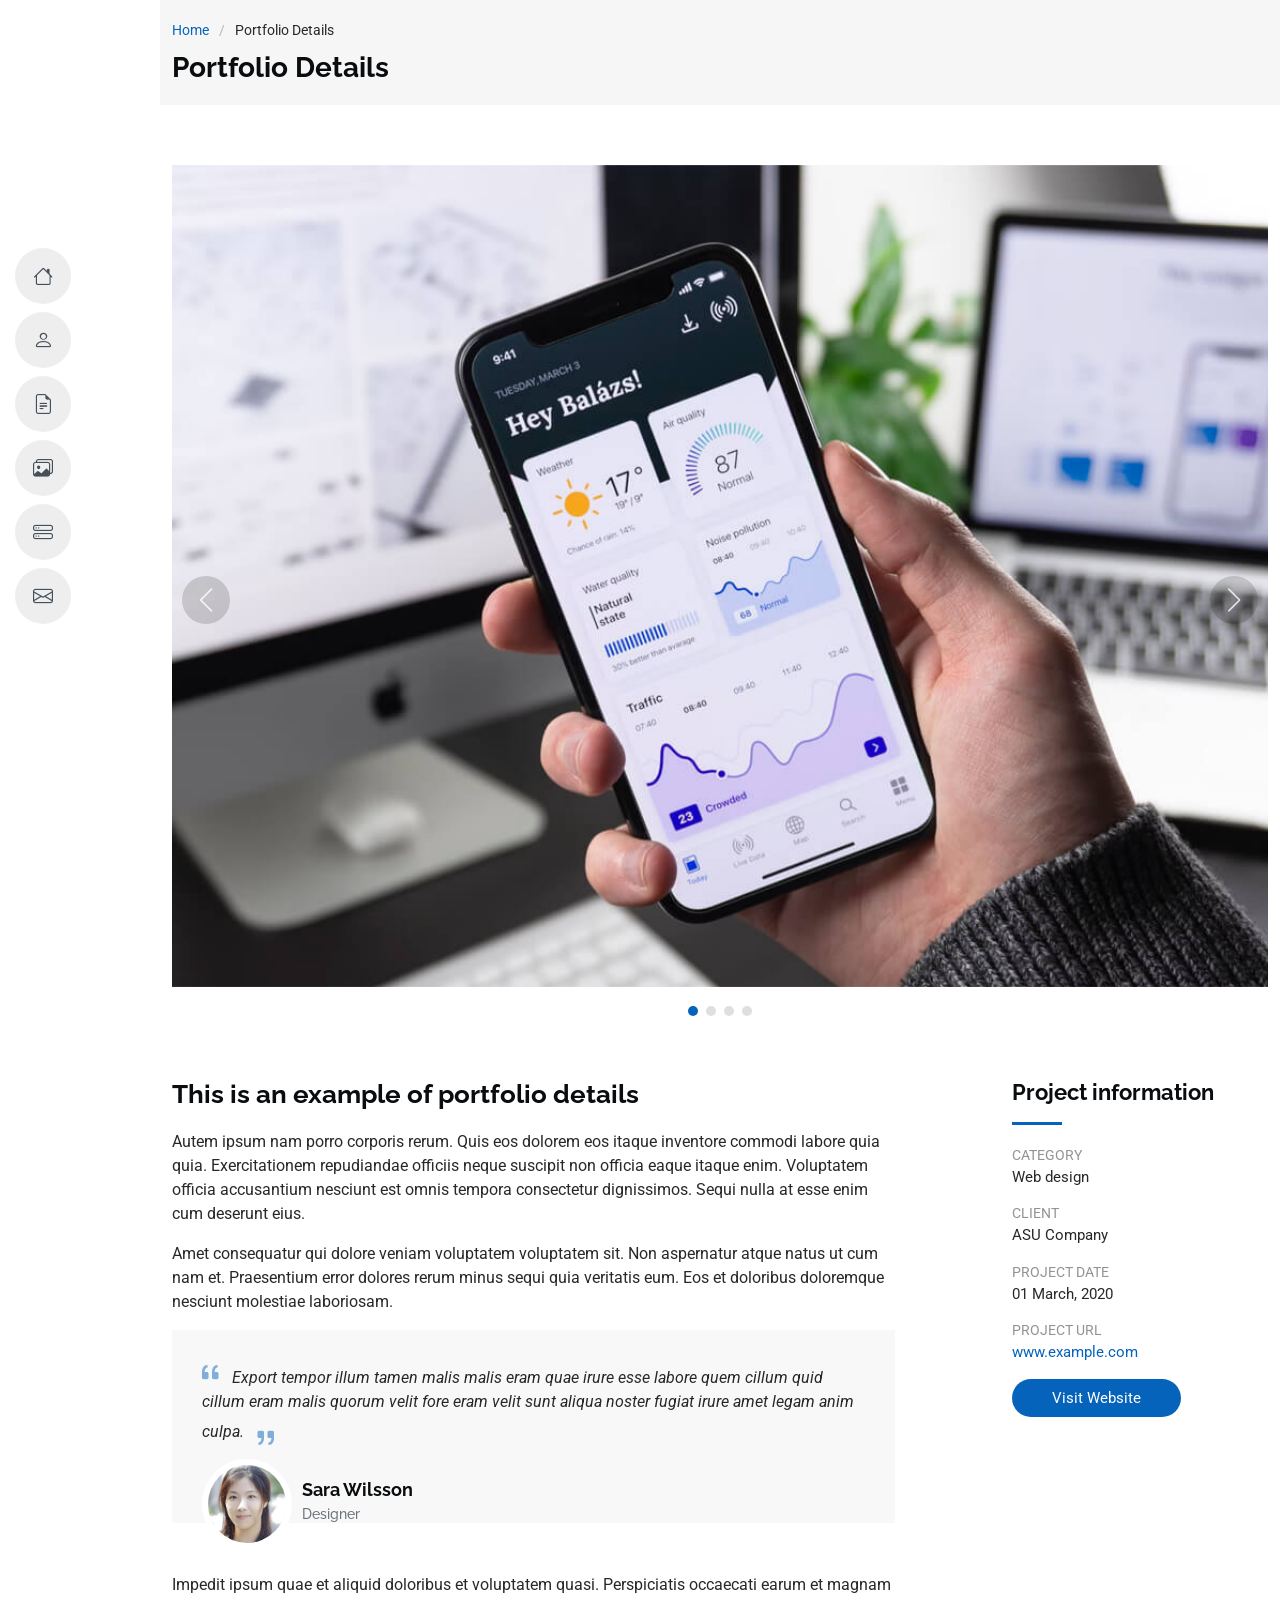
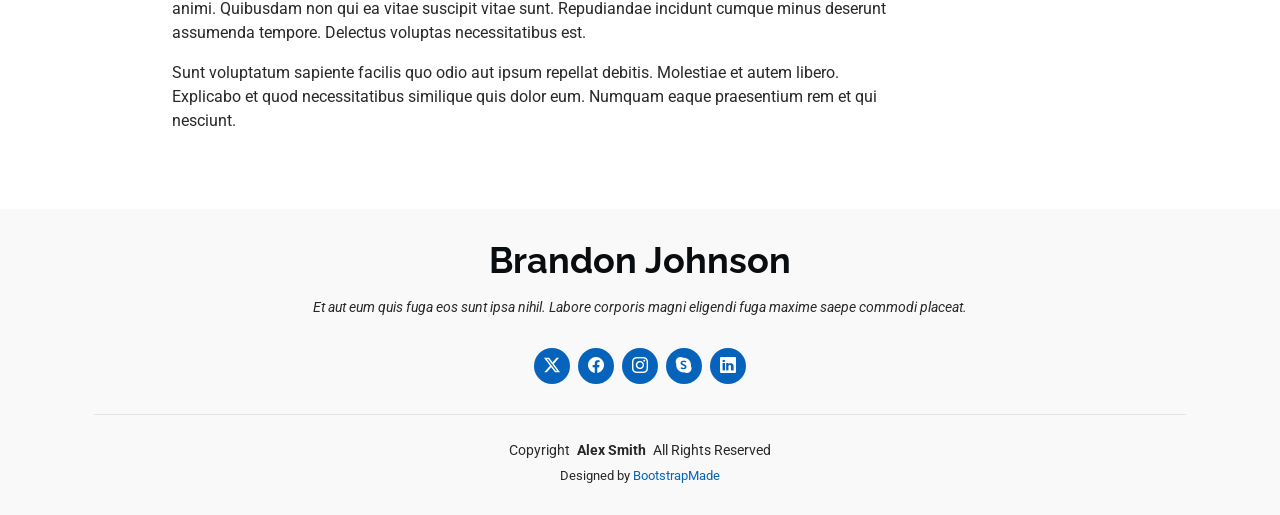
<file: portfolio-details.html>
<!DOCTYPE html>
<html lang="en">

<head>
  <meta charset="utf-8">
  <meta content="width=device-width, initial-scale=1.0" name="viewport">
  <title>Portfolio Details - MyResume Bootstrap Template</title>
  <meta content="" name="description">
  <meta content="" name="keywords">

  <!-- Favicons -->
  <link href="assets/img/favicon.png" rel="icon">
  <link href="assets/img/apple-touch-icon.png" rel="apple-touch-icon">

  <!-- Fonts -->
  <link href="https://fonts.googleapis.com" rel="preconnect">
  <link href="https://fonts.gstatic.com" rel="preconnect" crossorigin>
  <link href="https://fonts.googleapis.com/css2?family=Roboto:ital,wght@0,100;0,300;0,400;0,500;0,700;0,900;1,100;1,300;1,400;1,500;1,700;1,900&family=Poppins:ital,wght@0,100;0,200;0,300;0,400;0,500;0,600;0,700;0,800;0,900;1,100;1,200;1,300;1,400;1,500;1,600;1,700;1,800;1,900&family=Raleway:ital,wght@0,100;0,200;0,300;0,400;0,500;0,600;0,700;0,800;0,900;1,100;1,200;1,300;1,400;1,500;1,600;1,700;1,800;1,900&display=swap" rel="stylesheet">

  <!-- Vendor CSS Files -->
  <link href="assets/vendor/bootstrap/css/bootstrap.min.css" rel="stylesheet">
  <link href="assets/vendor/bootstrap-icons/bootstrap-icons.css" rel="stylesheet">
  <link href="assets/vendor/aos/aos.css" rel="stylesheet">
  <link href="assets/vendor/glightbox/css/glightbox.min.css" rel="stylesheet">
  <link href="assets/vendor/swiper/swiper-bundle.min.css" rel="stylesheet">

  <!-- Main CSS File -->
  <link href="assets/css/main.css" rel="stylesheet">

  <!-- =======================================================
  * Template Name: MyResume
  * Template URL: https://bootstrapmade.com/free-html-bootstrap-template-my-resume/
  * Updated: Jun 29 2024 with Bootstrap v5.3.3
  * Author: BootstrapMade.com
  * License: https://bootstrapmade.com/license/
  ======================================================== -->
</head>

<body class="portfolio-details-page">

  <header id="header" class="header d-flex flex-column justify-content-center">

    <i class="header-toggle d-xl-none bi bi-list"></i>

    <nav id="navmenu" class="navmenu">
      <ul>
        <li><a href="#hero"><i class="bi bi-house navicon"></i><span>Home</span></a></li>
        <li><a href="#about"><i class="bi bi-person navicon"></i><span>About</span></a></li>
        <li><a href="#resume"><i class="bi bi-file-earmark-text navicon"></i><span>Resume</span></a></li>
        <li><a href="#portfolio"><i class="bi bi-images navicon"></i><span>Portfolio</span></a></li>
        <li><a href="#services"><i class="bi bi-hdd-stack navicon"></i><span>Services</span></a></li>
        <li><a href="#contact"><i class="bi bi-envelope navicon"></i><span>Contact</span></a></li>
      </ul>
    </nav>

  </header>

  <main class="main">

    <!-- Page Title -->
    <div class="page-title" data-aos="fade">
      <div class="container">
        <nav class="breadcrumbs">
          <ol>
            <li><a href="index.html">Home</a></li>
            <li class="current">Portfolio Details</li>
          </ol>
        </nav>
        <h1>Portfolio Details</h1>
      </div>
    </div><!-- End Page Title -->

    <!-- Portfolio Details Section -->
    <section id="portfolio-details" class="portfolio-details section">

      <div class="container" data-aos="fade-up">

        <div class="portfolio-details-slider swiper init-swiper">
          <script type="application/json" class="swiper-config">
            {
              "loop": true,
              "speed": 600,
              "autoplay": {
                "delay": 5000
              },
              "slidesPerView": "auto",
              "navigation": {
                "nextEl": ".swiper-button-next",
                "prevEl": ".swiper-button-prev"
              },
              "pagination": {
                "el": ".swiper-pagination",
                "type": "bullets",
                "clickable": true
              }
            }
          </script>
          <div class="swiper-wrapper align-items-center">

            <div class="swiper-slide">
              <img src="assets/img/portfolio/app-1.jpg" alt="">
            </div>

            <div class="swiper-slide">
              <img src="assets/img/portfolio/product-1.jpg" alt="">
            </div>

            <div class="swiper-slide">
              <img src="assets/img/portfolio/branding-1.jpg" alt="">
            </div>

            <div class="swiper-slide">
              <img src="assets/img/portfolio/books-1.jpg" alt="">
            </div>

          </div>
          <div class="swiper-button-prev"></div>
          <div class="swiper-button-next"></div>
          <div class="swiper-pagination"></div>
        </div>

        <div class="row justify-content-between gy-4 mt-4">

          <div class="col-lg-8" data-aos="fade-up">
            <div class="portfolio-description">
              <h2>This is an example of portfolio details</h2>
              <p>
                Autem ipsum nam porro corporis rerum. Quis eos dolorem eos itaque inventore commodi labore quia quia. Exercitationem repudiandae officiis neque suscipit non officia eaque itaque enim. Voluptatem officia accusantium nesciunt est omnis tempora consectetur dignissimos. Sequi nulla at esse enim cum deserunt eius.
              </p>
              <p>
                Amet consequatur qui dolore veniam voluptatem voluptatem sit. Non aspernatur atque natus ut cum nam et. Praesentium error dolores rerum minus sequi quia veritatis eum. Eos et doloribus doloremque nesciunt molestiae laboriosam.
              </p>

              <div class="testimonial-item">
                <p>
                  <i class="bi bi-quote quote-icon-left"></i>
                  <span>Export tempor illum tamen malis malis eram quae irure esse labore quem cillum quid cillum eram malis quorum velit fore eram velit sunt aliqua noster fugiat irure amet legam anim culpa.</span>
                  <i class="bi bi-quote quote-icon-right"></i>
                </p>
                <div>
                  <img src="assets/img/testimonials/testimonials-2.jpg" class="testimonial-img" alt="">
                  <h3>Sara Wilsson</h3>
                  <h4>Designer</h4>
                </div>
              </div>

              <p>
                Impedit ipsum quae et aliquid doloribus et voluptatem quasi. Perspiciatis occaecati earum et magnam animi. Quibusdam non qui ea vitae suscipit vitae sunt. Repudiandae incidunt cumque minus deserunt assumenda tempore. Delectus voluptas necessitatibus est.
              </p>

              <p>
                Sunt voluptatum sapiente facilis quo odio aut ipsum repellat debitis. Molestiae et autem libero. Explicabo et quod necessitatibus similique quis dolor eum. Numquam eaque praesentium rem et qui nesciunt.
              </p>

            </div>
          </div>

          <div class="col-lg-3" data-aos="fade-up" data-aos-delay="100">
            <div class="portfolio-info">
              <h3>Project information</h3>
              <ul>
                <li><strong>Category</strong> Web design</li>
                <li><strong>Client</strong> ASU Company</li>
                <li><strong>Project date</strong> 01 March, 2020</li>
                <li><strong>Project URL</strong> <a href="#">www.example.com</a></li>
                <li><a href="#" class="btn-visit align-self-start">Visit Website</a></li>
              </ul>
            </div>
          </div>

        </div>

      </div>

    </section><!-- /Portfolio Details Section -->

  </main>

  <footer id="footer" class="footer position-relative light-background">
    <div class="container">
      <h3 class="sitename">Brandon Johnson</h3>
      <p>Et aut eum quis fuga eos sunt ipsa nihil. Labore corporis magni eligendi fuga maxime saepe commodi placeat.</p>
      <div class="social-links d-flex justify-content-center">
        <a href=""><i class="bi bi-twitter-x"></i></a>
        <a href=""><i class="bi bi-facebook"></i></a>
        <a href=""><i class="bi bi-instagram"></i></a>
        <a href=""><i class="bi bi-skype"></i></a>
        <a href=""><i class="bi bi-linkedin"></i></a>
      </div>
      <div class="container">
        <div class="copyright">
          <span>Copyright</span> <strong class="px-1 sitename">Alex Smith</strong> <span>All Rights Reserved</span>
        </div>
        <div class="credits">
          <!-- All the links in the footer should remain intact. -->
          <!-- You can delete the links only if you've purchased the pro version. -->
          <!-- Licensing information: https://bootstrapmade.com/license/ -->
          <!-- Purchase the pro version with working PHP/AJAX contact form: [buy-url] -->
          Designed by <a href="https://bootstrapmade.com/">BootstrapMade</a>
        </div>
      </div>
    </div>
  </footer>

  <!-- Scroll Top -->
  <a href="#" id="scroll-top" class="scroll-top d-flex align-items-center justify-content-center"><i class="bi bi-arrow-up-short"></i></a>

  <!-- Preloader -->
  <div id="preloader"></div>

  <!-- Vendor JS Files -->
  <script src="assets/vendor/bootstrap/js/bootstrap.bundle.min.js"></script>
  <script src="assets/vendor/php-email-form/validate.js"></script>
  <script src="assets/vendor/aos/aos.js"></script>
  <script src="assets/vendor/typed.js/typed.umd.js"></script>
  <script src="assets/vendor/purecounter/purecounter_vanilla.js"></script>
  <script src="assets/vendor/waypoints/noframework.waypoints.js"></script>
  <script src="assets/vendor/glightbox/js/glightbox.min.js"></script>
  <script src="assets/vendor/imagesloaded/imagesloaded.pkgd.min.js"></script>
  <script src="assets/vendor/isotope-layout/isotope.pkgd.min.js"></script>
  <script src="assets/vendor/swiper/swiper-bundle.min.js"></script>

  <!-- Main JS File -->
  <script src="assets/js/main.js"></script>

</body>

</html>
</file>
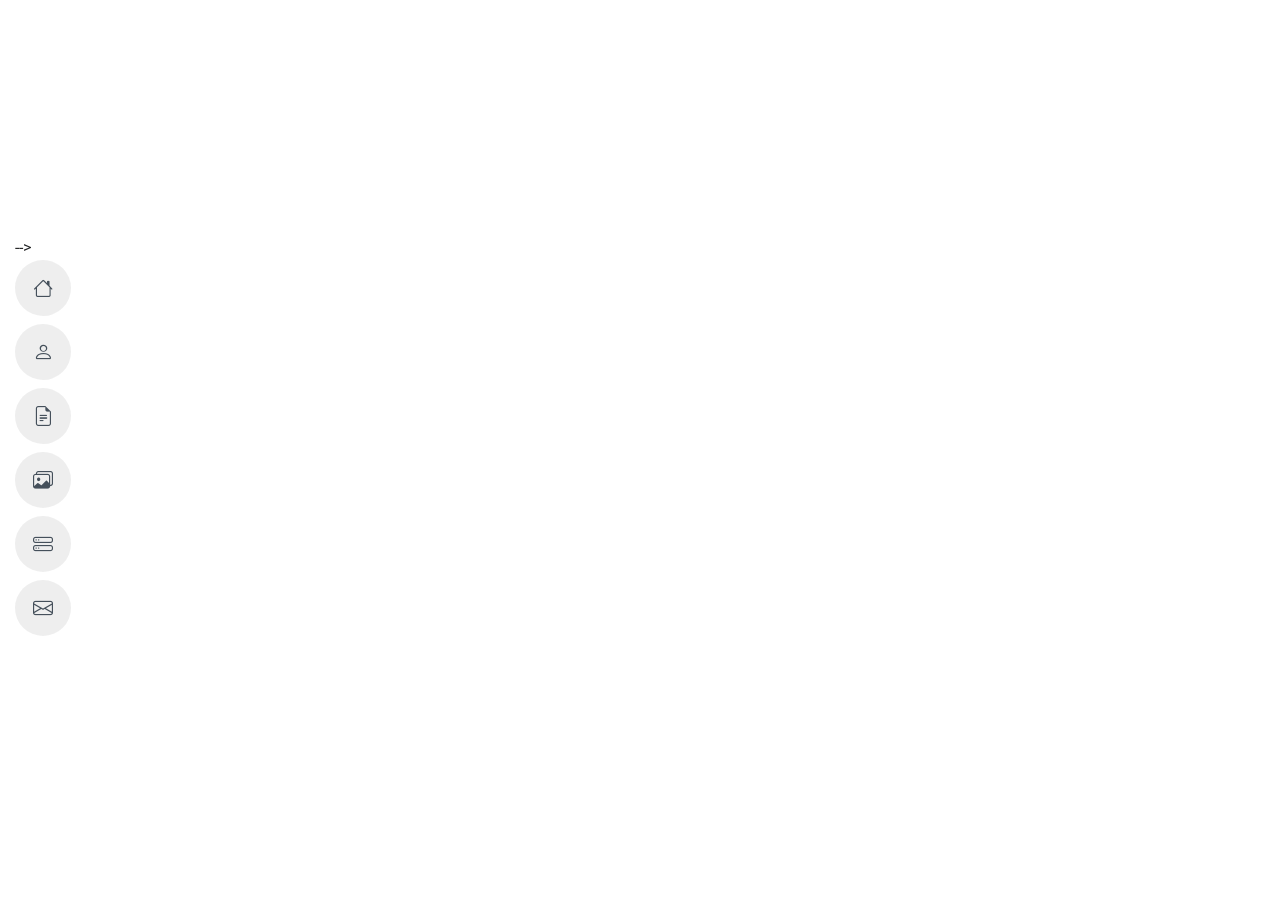
<file: service-details.html>
<!DOCTYPE html>
<html lang="en">

<head>
  <meta charset="utf-8">
  <meta content="width=device-width, initial-scale=1.0" name="viewport">
  <title>Service Details - MyResume Bootstrap Template</title>
  <meta content="" name="description">
  <meta content="" name="keywords">

  <!-- Favicons -->
  <link href="assets/img/Icon.jpg" rel="icon">

  <!-- Fonts -->
  <link href="https://fonts.googleapis.com" rel="preconnect">
  <link href="https://fonts.gstatic.com" rel="preconnect" crossorigin>
  <link href="https://fonts.googleapis.com/css2?family=Roboto:ital,wght@0,100;0,300;0,400;0,500;0,700;0,900;1,100;1,300;1,400;1,500;1,700;1,900&family=Poppins:ital,wght@0,100;0,200;0,300;0,400;0,500;0,600;0,700;0,800;0,900;1,100;1,200;1,300;1,400;1,500;1,600;1,700;1,800;1,900&family=Raleway:ital,wght@0,100;0,200;0,300;0,400;0,500;0,600;0,700;0,800;0,900;1,100;1,200;1,300;1,400;1,500;1,600;1,700;1,800;1,900&display=swap" rel="stylesheet">

  <!-- Vendor CSS Files -->
  <link href="assets/vendor/bootstrap/css/bootstrap.min.css" rel="stylesheet">
  <link href="assets/vendor/bootstrap-icons/bootstrap-icons.css" rel="stylesheet">
  <link href="assets/vendor/aos/aos.css" rel="stylesheet">
  <link href="assets/vendor/glightbox/css/glightbox.min.css" rel="stylesheet">
  <link href="assets/vendor/swiper/swiper-bundle.min.css" rel="stylesheet">

  <!-- Main CSS File -->
  <link href="assets/css/main.css" rel="stylesheet">

  <!-- =======================================================
  * Template Name: MyResume
  * Template URL: https://bootstrapmade.com/free-html-bootstrap-template-my-resume/
  * Updated: Jun 29 2024 with Bootstrap v5.3.3
  * Author: BootstrapMade.com
  * License: https://bootstrapmade.com/license/
  ======================================================== -->
</head>

<body class="service-details-page">

  <header id="header" class="header d-flex flex-column justify-content-center">

    <i class="header-toggle d-xl-none bi bi-list"></i>-->

    <nav id="navmenu" class="navmenu">
      <ul>
        <li><a href="#hero"><i class="bi bi-house navicon"></i><span>Home</span></a></li>
        <li><a href="#about"><i class="bi bi-person navicon"></i><span>About</span></a></li>
        <li><a href="#resume"><i class="bi bi-file-earmark-text navicon"></i><span>Resume</span></a></li>
        <li><a href="#portfolio"><i class="bi bi-images navicon"></i><span>Portfolio</span></a></li>
        <li><a href="#services"><i class="bi bi-hdd-stack navicon"></i><span>Services</span></a></li>
        <li><a href="#contact"><i class="bi bi-envelope navicon"></i><span>Contact</span></a></li>
      </ul>
    </nav>

  </header>

  <main class="main">

    <!-- Page Title -->
    <div class="page-title" data-aos="fade">
      <div class="container">
        <nav class="breadcrumbs">
          <ol>
            <li><a href="index.html">Home</a></li>
            <li class="current">Service Details</li>
          </ol>
        </nav>
        <h1>Service Details</h1>
      </div>
    </div><!-- End Page Title -->

    <!-- Service Details Section --
    <section id="service-details" class="service-details section">

      <div class="container">

        <div class="row gy-5">

          <div class="col-lg-4" data-aos="fade-up" data-aos-delay="100">

            <div class="service-box">
              <h4>Serices List</h4>
              <div class="services-list">
                <a href="#" class="active"><i class="bi bi-arrow-right-circle"></i><span>Web Design</span></a>
                <a href="#"><i class="bi bi-arrow-right-circle"></i><span>Web Design</span></a>
                <a href="#"><i class="bi bi-arrow-right-circle"></i><span>Product Management</span></a>
                <a href="#"><i class="bi bi-arrow-right-circle"></i><span>Graphic Design</span></a>
                <a href="#"><i class="bi bi-arrow-right-circle"></i><span>Marketing</span></a>
              </div>
            </div>-- End Services List --

            <div class="service-box">
              <h4>Download Catalog</h4>
              <div class="download-catalog">
                <a href="#"><i class="bi bi-filetype-pdf"></i><span>Catalog PDF</span></a>
                <a href="#"><i class="bi bi-file-earmark-word"></i><span>Catalog DOC</span></a>
              </div>
            </div><-- End Services List --

            <div class="help-box d-flex flex-column justify-content-center align-items-center">
              <i class="bi bi-headset help-icon"></i>
              <h4>Have a Question?</h4>
              <p class="d-flex align-items-center mt-2 mb-0"><i class="bi bi-telephone me-2"></i> <span>+1 5589 55488 55</span></p>
              <p class="d-flex align-items-center mt-1 mb-0"><i class="bi bi-envelope me-2"></i> <a href="mailto:contact@example.com">contact@example.com</a></p>
            </div>

          </div>

          <div class="col-lg-8 ps-lg-5" data-aos="fade-up" data-aos-delay="200">
            <img src="assets/img/services.jpg" alt="" class="img-fluid services-img">
            <h3>Temporibus et in vero dicta aut eius lidero plastis trand lined voluptas dolorem ut voluptas</h3>
            <p>
              Blanditiis voluptate odit ex error ea sed officiis deserunt. Cupiditate non consequatur et doloremque consequuntur. Accusantium labore reprehenderit error temporibus saepe perferendis fuga doloribus vero. Qui omnis quo sit. Dolorem architecto eum et quos deleniti officia qui.
            </p>
            <ul>
              <li><i class="bi bi-check-circle"></i> <span>Aut eum totam accusantium voluptatem.</span></li>
              <li><i class="bi bi-check-circle"></i> <span>Assumenda et porro nisi nihil nesciunt voluptatibus.</span></li>
              <li><i class="bi bi-check-circle"></i> <span>Ullamco laboris nisi ut aliquip ex ea</span></li>
            </ul>
            <p>
              Est reprehenderit voluptatem necessitatibus asperiores neque sed ea illo. Deleniti quam sequi optio iste veniam repellat odit. Aut pariatur itaque nesciunt fuga.
            </p>
            <p>
              Sunt rem odit accusantium omnis perspiciatis officia. Laboriosam aut consequuntur recusandae mollitia doloremque est architecto cupiditate ullam. Quia est ut occaecati fuga. Distinctio ex repellendus eveniet velit sint quia sapiente cumque. Et ipsa perferendis ut nihil. Laboriosam vel voluptates tenetur nostrum. Eaque iusto cupiditate et totam et quia dolorum in. Sunt molestiae ipsum at consequatur vero. Architecto ut pariatur autem ad non cumque nesciunt qui maxime. Sunt eum quia impedit dolore alias explicabo ea.
            </p>
          </div>

        </div>

      </div>

    </section><- /Service Details Section --

  </main>

  <footer id="footer" class="footer position-relative light-background">
    <div class="container">
      <h3 class="sitename">Brandon Johnson</h3>
      <p>Et aut eum quis fuga eos sunt ipsa nihil. Labore corporis magni eligendi fuga maxime saepe commodi placeat.</p>
      <div class="social-links d-flex justify-content-center">
        <a href=""><i class="bi bi-twitter-x"></i></a>
        <a href=""><i class="bi bi-facebook"></i></a>
        <a href=""><i class="bi bi-instagram"></i></a>
        <a href=""><i class="bi bi-skype"></i></a>
        <a href=""><i class="bi bi-linkedin"></i></a>
      </div>
      <div class="container">
        <div class="copyright">
          <span>Copyright</span> <strong class="px-1 sitename">Alex Smith</strong> <span>All Rights Reserved</span>
        </div>
        <div class="credits">
          -- All the links in the footer should remain intact. --
          <-- You can delete the links only if you've purchased the pro version. -->
          <!-- Licensing information: https://bootstrapmade.com/license/ -->
          <!-- Purchase the pro version with working PHP/AJAX contact form: [buy-url] --
          Designed by <a href="https://bootstrapmade.com/">BootstrapMade</a>
        </div>
      </div>
    </div>
  </footer>

  <-- Scroll Top --
  <a href="#" id="scroll-top" class="scroll-top d-flex align-items-center justify-content-center"><i class="bi bi-arrow-up-short"></i></a>

  -- Preloader --
  <div id="preloader"></div>

  -- Vendor JS Files --
  <script src="assets/vendor/bootstrap/js/bootstrap.bundle.min.js"></script>
  <script src="assets/vendor/php-email-form/validate.js"></script>
  <script src="assets/vendor/aos/aos.js"></script>
  <script src="assets/vendor/typed.js/typed.umd.js"></script>
  <script src="assets/vendor/purecounter/purecounter_vanilla.js"></script>
  <script src="assets/vendor/waypoints/noframework.waypoints.js"></script>
  <script src="assets/vendor/glightbox/js/glightbox.min.js"></script>
  <script src="assets/vendor/imagesloaded/imagesloaded.pkgd.min.js"></script>
  <script src="assets/vendor/isotope-layout/isotope.pkgd.min.js"></script>
  <script src="assets/vendor/swiper/swiper-bundle.min.js"></script>

  -- Main JS File --
  <script src="assets/js/main.js"></script>

</body>-->

</html>
</file>
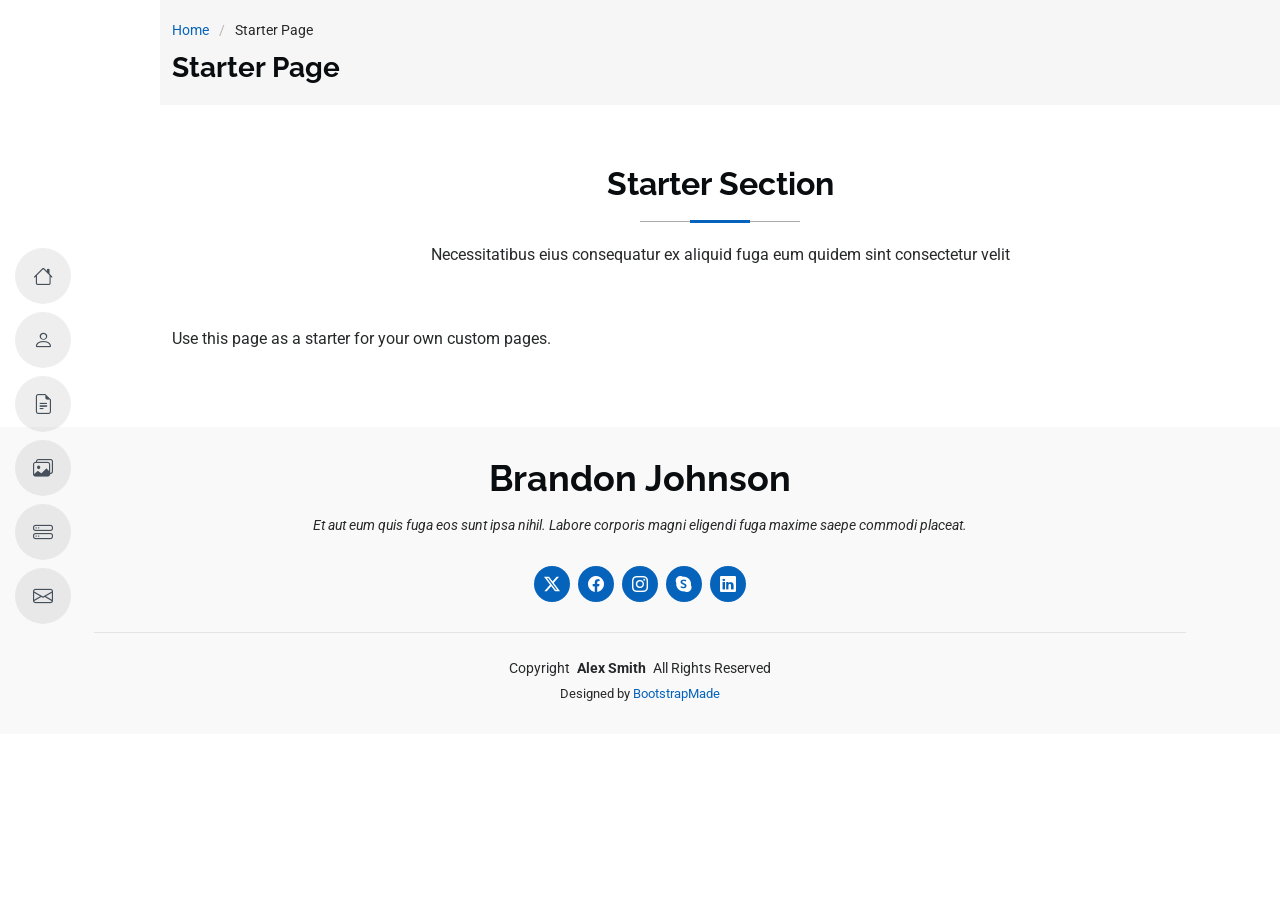
<file: starter-page.html>
<!DOCTYPE html>
<html lang="en">

<head>
  <meta charset="utf-8">
  <meta content="width=device-width, initial-scale=1.0" name="viewport">
  <title>Portfolio</title>
  <meta content="" name="description">
  <meta content="" name="keywords">

  <!-- Favicons -->
  <link href="assets/img/Icon.jpg" rel="icon">
  <link href="assets/img/Icon.jpg" rel="icon">

  <!-- Fonts -->
  <link href="https://fonts.googleapis.com" rel="preconnect">
  <link href="https://fonts.gstatic.com" rel="preconnect" crossorigin>
  <link href="https://fonts.googleapis.com/css2?family=Roboto:ital,wght@0,100;0,300;0,400;0,500;0,700;0,900;1,100;1,300;1,400;1,500;1,700;1,900&family=Poppins:ital,wght@0,100;0,200;0,300;0,400;0,500;0,600;0,700;0,800;0,900;1,100;1,200;1,300;1,400;1,500;1,600;1,700;1,800;1,900&family=Raleway:ital,wght@0,100;0,200;0,300;0,400;0,500;0,600;0,700;0,800;0,900;1,100;1,200;1,300;1,400;1,500;1,600;1,700;1,800;1,900&display=swap" rel="stylesheet">

  <!-- Vendor CSS Files -->
  <link href="assets/vendor/bootstrap/css/bootstrap.min.css" rel="stylesheet">
  <link href="assets/vendor/bootstrap-icons/bootstrap-icons.css" rel="stylesheet">
  <link href="assets/vendor/aos/aos.css" rel="stylesheet">
  <link href="assets/vendor/glightbox/css/glightbox.min.css" rel="stylesheet">
  <link href="assets/vendor/swiper/swiper-bundle.min.css" rel="stylesheet">

  <!-- Main CSS File -->
  <link href="assets/css/main.css" rel="stylesheet">

  <!-- =======================================================
  * Template Name: MyResume
  * Template URL: https://bootstrapmade.com/free-html-bootstrap-template-my-resume/
  * Updated: Jun 29 2024 with Bootstrap v5.3.3
  * Author: BootstrapMade.com
  * License: https://bootstrapmade.com/license/
  ======================================================== -->
</head>

<body class="starter-page-page">

  <header id="header" class="header d-flex flex-column justify-content-center">

    <i class="header-toggle d-xl-none bi bi-list"></i>

    <nav id="navmenu" class="navmenu">
      <ul>
        <li><a href="#hero"><i class="bi bi-house navicon"></i><span>Home</span></a></li>
        <li><a href="#about"><i class="bi bi-person navicon"></i><span>About</span></a></li>
        <li><a href="#resume"><i class="bi bi-file-earmark-text navicon"></i><span>Resume</span></a></li>
        <li><a href="#portfolio"><i class="bi bi-images navicon"></i><span>Certifications & Internship</span></a></li>
        <li><a href="#Services"><i class="bi bi-hdd-stack navicon"></i><span>Project</span></a></li>
        <li><a href="#contact"><i class="bi bi-envelope navicon"></i><span>Contact</span></a></li>
      </ul>
    </nav>


      
  </header>

  <main class="main">

    <!-- Page Title -->
    <div class="page-title" data-aos="fade">
      <div class="container">
        <nav class="breadcrumbs">
          <ol>
            <li><a href="index.html">Home</a></li>
            <li class="current">Starter Page</li>
          </ol>
        </nav>
        <h1>Starter Page</h1>
      </div>
    </div><!-- End Page Title -->

    <!-- Starter Section Section -->
    <section id="starter-section" class="starter-section section">

      <!-- Section Title -->
      <div class="container section-title" data-aos="fade-up">
        <h2>Starter Section</h2>
        <p>Necessitatibus eius consequatur ex aliquid fuga eum quidem sint consectetur velit</p>
      </div><!-- End Section Title -->

      <div class="container" data-aos="fade-up">
        <p>Use this page as a starter for your own custom pages.</p>
      </div>

    </section><!-- /Starter Section Section -->

  </main>

  <footer id="footer" class="footer position-relative light-background">
    <div class="container">
      <h3 class="sitename">Brandon Johnson</h3>
      <p>Et aut eum quis fuga eos sunt ipsa nihil. Labore corporis magni eligendi fuga maxime saepe commodi placeat.</p>
      <div class="social-links d-flex justify-content-center">
        <a href=""><i class="bi bi-twitter-x"></i></a>
        <a href=""><i class="bi bi-facebook"></i></a>
        <a href=""><i class="bi bi-instagram"></i></a>
        <a href=""><i class="bi bi-skype"></i></a>
        <a href=""><i class="bi bi-linkedin"></i></a>
      </div>
      <div class="container">
        <div class="copyright">
          <span>Copyright</span> <strong class="px-1 sitename">Alex Smith</strong> <span>All Rights Reserved</span>
        </div>
        <div class="credits">
          <!-- All the links in the footer should remain intact. -->
          <!-- You can delete the links only if you've purchased the pro version. -->
          <!-- Licensing information: https://bootstrapmade.com/license/ -->
          <!-- Purchase the pro version with working PHP/AJAX contact form: [buy-url] -->
          Designed by <a href="https://bootstrapmade.com/">BootstrapMade</a>
        </div>
      </div>
    </div>
  </footer>

  <!-- Scroll Top -->
  <a href="#" id="scroll-top" class="scroll-top d-flex align-items-center justify-content-center"><i class="bi bi-arrow-up-short"></i></a>

  <!-- Preloader -->
  <div id="preloader"></div>

  <!-- Vendor JS Files -->
  <script src="assets/vendor/bootstrap/js/bootstrap.bundle.min.js"></script>
  <script src="assets/vendor/php-email-form/validate.js"></script>
  <script src="assets/vendor/aos/aos.js"></script>
  <script src="assets/vendor/typed.js/typed.umd.js"></script>
  <script src="assets/vendor/purecounter/purecounter_vanilla.js"></script>
  <script src="assets/vendor/waypoints/noframework.waypoints.js"></script>
  <script src="assets/vendor/glightbox/js/glightbox.min.js"></script>
  <script src="assets/vendor/imagesloaded/imagesloaded.pkgd.min.js"></script>
  <script src="assets/vendor/isotope-layout/isotope.pkgd.min.js"></script>
  <script src="assets/vendor/swiper/swiper-bundle.min.js"></script>

  <!-- Main JS File -->
  <script src="assets/js/main.js"></script>

</body>

</html>
</file>
<file: assets/css/main.css>
/**
* Template Name: MyResume
* Template URL: https://bootstrapmade.com/free-html-bootstrap-template-my-resume/
* Updated: Jun 29 2024 with Bootstrap v5.3.3
* Author: BootstrapMade.com
* License: https://bootstrapmade.com/license/
*/

/*--------------------------------------------------------------
# Font & Color Variables
# Help: https://bootstrapmade.com/color-system/
--------------------------------------------------------------*/
/* Fonts */
:root {
  --default-font: "Roboto",  system-ui, -apple-system, "Segoe UI", Roboto, "Helvetica Neue", Arial, "Noto Sans", "Liberation Sans", sans-serif, "Apple Color Emoji", "Segoe UI Emoji", "Segoe UI Symbol", "Noto Color Emoji";
  --heading-font: "Raleway",  sans-serif;
  --nav-font: "Poppins",  sans-serif;
}

/* Global Colors - The following color variables are used throughout the website. Updating them here will change the color scheme of the entire website */
:root { 
  --background-color: #ffffff; /* Background color for the entire website, including individual sections */
  --default-color: #272829; /* Default color used for the majority of the text content across the entire website */
  --heading-color: #0a0d0f; /* Color for headings, subheadings and title throughout the website */
  --accent-color: #0563bb; /* Accent color that represents your brand on the website. It's used for buttons, links, and other elements that need to stand out */
  --surface-color: #ffffff; /* The surface color is used as a background of boxed elements within sections, such as cards, icon boxes, or other elements that require a visual separation from the global background. */
  --contrast-color: #ffffff; /* Contrast color for text, ensuring readability against backgrounds of accent, heading, or default colors. */
}

/* Nav Menu Colors - The following color variables are used specifically for the navigation menu. They are separate from the global colors to allow for more customization options */
:root {
  --nav-color: #45505b;  /* The default color of the main navmenu links */
  --nav-hover-color: #0563bb; /* Applied to main navmenu links when they are hovered over or active */
  --nav-mobile-background-color: #ffffff; /* Used as the background color for mobile navigation menu */
  --nav-dropdown-background-color: #ffffff; /* Used as the background color for dropdown items that appear when hovering over primary navigation items */
  --nav-dropdown-color: #212529; /* Used for navigation links of the dropdown items in the navigation menu. */
  --nav-dropdown-hover-color: #0563bb; /* Similar to --nav-hover-color, this color is applied to dropdown navigation links when they are hovered over. */
}

/* Color Presets - These classes override global colors when applied to any section or element, providing reuse of the sam color scheme. */

.light-background {
  --background-color: #f9f9f9;
  --surface-color: #ffffff;
}

.dark-background {
  --background-color: #060606;
  --default-color: #ffffff;
  --heading-color: #ffffff;
  --surface-color: #252525;
  --contrast-color: #ffffff;
}

/* Smooth scroll */
:root {
  scroll-behavior: smooth;
}

/*--------------------------------------------------------------
# General Styling & Shared Classes
--------------------------------------------------------------*/
body {
  color: var(--default-color);
  background-color: var(--background-color);
  font-family: var(--default-font);
}

a {
  color: var(--accent-color);
  text-decoration: none;
  transition: 0.3s;
}

a:hover {
  color: color-mix(in srgb, var(--accent-color), transparent 25%);
  text-decoration: none;
}

h1,
h2,
h3,
h4,
h5,
h6 {
  color: var(--heading-color);
  font-family: var(--heading-font);
}

/* PHP Email Form Messages
------------------------------*/
.php-email-form .error-message {
  display: none;
  background: #df1529;
  color: #ffffff;
  text-align: left;
  padding: 15px;
  margin-bottom: 24px;
  font-weight: 600;
}

.php-email-form .sent-message {
  display: none;
  color: #ffffff;
  background: #059652;
  text-align: center;
  padding: 15px;
  margin-bottom: 24px;
  font-weight: 600;
}

.php-email-form .loading {
  display: none;
  background: var(--surface-color);
  text-align: center;
  padding: 15px;
  margin-bottom: 24px;
}

.php-email-form .loading:before {
  content: "";
  display: inline-block;
  border-radius: 50%;
  width: 24px;
  height: 24px;
  margin: 0 10px -6px 0;
  border: 3px solid var(--accent-color);
  border-top-color: var(--surface-color);
  animation: php-email-form-loading 1s linear infinite;
}

@keyframes php-email-form-loading {
  0% {
    transform: rotate(0deg);
  }

  100% {
    transform: rotate(360deg);
  }
}

/*--------------------------------------------------------------
# Global Header
--------------------------------------------------------------*/
.header {
  color: var(--default-color);
  position: fixed;
  top: 0;
  left: 0;
  bottom: 0;
  padding: 0 15px;
  transition: all ease-in-out 0.3s;
  overflow-y: auto;
  z-index: 997;
  min-width: 200px;
}

@media (max-width: 1199px) {
  .header {
    background-color: var(--background-color);
    border-right: 1px solid color-mix(in srgb, var(--default-color), transparent 90%);
    width: 300px;
    left: -100%;
  }
}

@media (min-width: 1200px) and (max-width: 1600px) {
  .header~main {
    margin-left: 160px;
  }

  .header~main .hero {
    margin-left: -160px;
    width: 100vw;
  }
}

.header.header-show {
  left: 0;
}

.header .header-toggle {
  color: var(--contrast-color);
  background-color: var(--accent-color);
  font-size: 22px;
  display: flex;
  align-items: center;
  justify-content: center;
  width: 40px;
  height: 40px;
  border-radius: 50%;
  cursor: pointer;
  position: fixed;
  top: 15px;
  right: 15px;
  z-index: 9999;
  transition: background-color 0.3s;
}

.header .header-toggle:hover {
  color: var(--contrast-color);
  background-color: color-mix(in srgb, var(--accent-color) 90%, white 15%);
}

/*--------------------------------------------------------------
# Navigation Menu
--------------------------------------------------------------*/
.navmenu {
  padding: 0;
  z-index: 9997;
}

.navmenu ul {
  list-style: none;
  padding: 0 0 20px 0;
  margin: 0;
  width: 140px;
}

.navmenu a,
.navmenu a:focus {
  color: var(--nav-color);
  font-family: var(--nav-font);
  display: flex;
  align-items: center;
  padding: 10px 18px;
  margin-bottom: 8px;
  font-size: 15px;
  border-radius: 50px;
  background: color-mix(in srgb, var(--default-color), transparent 92%);
  height: 56px;
  width: 100%;
  overflow: hidden;
  transition: 0.3s;
}

.navmenu a i,
.navmenu a:focus i {
  font-size: 20px;
}

.navmenu a span,
.navmenu a:focus span {
  padding: 0 5px 0 7px;
}

@media (min-width: 992px) {

  .navmenu a,
  .navmenu a:focus {
    max-width: 56px;
  }

  .navmenu a span,
  .navmenu a:focus span {
    display: none;
  }
}

.navmenu a:hover,
.navmenu .active,
.navmenu .active:focus,
.navmenu li:hover>a {
  color: var(--contrast-color);
  background: var(--nav-hover-color);
}

.navmenu a:hover,
.navmenu li:hover>a {
  max-width: 100%;
  color: var(--contrast-color);
}

.navmenu a:hover span,
.navmenu li:hover>a span {
  display: block;
}

/*--------------------------------------------------------------
# Global Footer
--------------------------------------------------------------*/
.footer {
  color: var(--default-color);
  background-color: var(--background-color);
  font-size: 14px;
  text-align: center;
  padding: 30px 0;
  position: relative;
}

.footer h3 {
  font-size: 36px;
  font-weight: 700;
  position: relative;
  padding: 0;
  margin: 0 0 15px 0;
}

.footer p {
  font-size: 15;
  font-style: italic;
  padding: 0;
  margin: 0 0 30px 0;
}

.footer .social-links {
  margin: 0 0 30px 0;
}

.footer .social-links a {
  font-size: 16px;
  display: flex;
  align-items: center;
  justify-content: center;
  background: var(--accent-color);
  color: var(--contrast-color);
  line-height: 1;
  margin: 0 4px;
  border-radius: 50%;
  text-align: center;
  width: 36px;
  height: 36px;
  transition: 0.3s;
}

.footer .social-links a:hover {
  background: color-mix(in srgb, var(--accent-color), transparent 20%);
  text-decoration: none;
}

.footer .copyright {
  padding-top: 25px;
  border-top: 1px solid color-mix(in srgb, var(--default-color), transparent 90%);
}

.footer .credits {
  font-size: 13px;
  padding-top: 5px;
}

/*--------------------------------------------------------------
# Preloader
--------------------------------------------------------------*/
#preloader {
  position: fixed;
  inset: 0;
  z-index: 999999;
  overflow: hidden;
  background: var(--background-color);
  transition: all 0.6s ease-out;
}

#preloader:before {
  content: "";
  position: fixed;
  top: calc(50% - 30px);
  left: calc(50% - 30px);
  border: 6px solid #ffffff;
  border-color: var(--accent-color) transparent var(--accent-color) transparent;
  border-radius: 50%;
  width: 60px;
  height: 60px;
  animation: animate-preloader 1.5s linear infinite;
}

@keyframes animate-preloader {
  0% {
    transform: rotate(0deg);
  }

  100% {
    transform: rotate(360deg);
  }
}

/*--------------------------------------------------------------
# Scroll Top Button
--------------------------------------------------------------*/
.scroll-top {
  position: fixed;
  visibility: hidden;
  opacity: 0;
  right: 15px;
  bottom: -15px;
  z-index: 99999;
  background-color: var(--accent-color);
  width: 44px;
  height: 44px;
  border-radius: 50px;
  transition: all 0.4s;
}

.scroll-top i {
  font-size: 24px;
  color: var(--contrast-color);
  line-height: 0;
}

.scroll-top:hover {
  background-color: color-mix(in srgb, var(--accent-color), transparent 20%);
  color: var(--contrast-color);
}

.scroll-top.active {
  visibility: visible;
  opacity: 1;
  bottom: 15px;
}

/*--------------------------------------------------------------
# Disable aos animation delay on mobile devices
--------------------------------------------------------------*/
@media screen and (max-width: 768px) {
  [data-aos-delay] {
    transition-delay: 0 !important;
  }
}

/*--------------------------------------------------------------
# Global Page Titles & Breadcrumbs
--------------------------------------------------------------*/
.page-title {
  --background-color: color-mix(in srgb, var(--default-color), transparent 96%);
  color: var(--default-color);
  background-color: var(--background-color);
  padding: 20px 0;
  position: relative;
}

.page-title h1 {
  font-size: 28px;
  font-weight: 700;
  margin: 0;
}

.page-title .breadcrumbs ol {
  display: flex;
  flex-wrap: wrap;
  list-style: none;
  padding: 0 0 10px 0;
  margin: 0;
  font-size: 14px;
  font-weight: 400;
}

.page-title .breadcrumbs ol li+li {
  padding-left: 10px;
}

.page-title .breadcrumbs ol li+li::before {
  content: "/";
  display: inline-block;
  padding-right: 10px;
  color: color-mix(in srgb, var(--default-color), transparent 70%);
}

/*--------------------------------------------------------------
# Global Sections
--------------------------------------------------------------*/
section,
.section {
  color: var(--default-color);
  background-color: var(--background-color);
  padding: 60px 0;
  overflow: clip;
}

/*--------------------------------------------------------------
# Global Section Titles
--------------------------------------------------------------*/
.section-title {
  text-align: center;
  padding-bottom: 60px;
  position: relative;
}

.section-title h2 {
  font-size: 32px;
  font-weight: 700;
  margin-bottom: 20px;
  padding-bottom: 20px;
  position: relative;
}

.section-title h2:before {
  content: "";
  position: absolute;
  display: block;
  width: 160px;
  height: 1px;
  background: color-mix(in srgb, var(--default-color), transparent 60%);
  left: 0;
  right: 0;
  bottom: 1px;
  margin: auto;
}

.section-title h2::after {
  content: "";
  position: absolute;
  display: block;
  width: 60px;
  height: 3px;
  background: var(--accent-color);
  left: 0;
  right: 0;
  bottom: 0;
  margin: auto;
}

.section-title p {
  margin-bottom: 0;
}

/*--------------------------------------------------------------
# Hero Section
--------------------------------------------------------------*/
.hero {
  width: 100%;
  min-height: 100vh;
  position: relative;
  padding: 80px 0;
  display: flex;
  align-items: center;
  justify-content: center;
}

.hero img {
  position: absolute;
  inset: 0;
  display: block;
  width: 100%;
  height: 100%;
  object-fit: cover;
  z-index: 1;
}

.hero:before {
  content: "";
  background: color-mix(in srgb, var(--background-color), transparent 30%);
  position: absolute;
  inset: 0;
  z-index: 2;
}

.hero .container {
  position: relative;
  z-index: 3;
}

.hero h2 {
  margin: 0;
  font-size: 64px;
  font-weight: 700;
}

.hero p {
  margin: 5px 0 0 0;
  font-size: 26px;
}

.hero p span {
  letter-spacing: 1px;
  border-bottom: 2px solid var(--accent-color);
}

.hero .social-links {
  margin-top: 25px;
}

.hero .social-links a {
  font-size: 20px;
  display: inline-block;
  color: color-mix(in srgb, var(--default-color), transparent 30%);
  line-height: 1;
  margin-right: 20px;
  transition: 0.3s;
}

.hero .social-links a:hover {
  color: var(--accent-color);
}

@media (max-width: 768px) {
  .hero h2 {
    font-size: 32px;
  }

  .hero p {
    font-size: 20px;
  }
}

/*--------------------------------------------------------------
# About Section
--------------------------------------------------------------*/
.about .content h2 {
  font-weight: 700;
  font-size: 24px;
}

.about .content ul {
  list-style: none;
  padding: 0;
}

.about .content ul li {
  margin-bottom: 20px;
  display: flex;
  align-items: center;
}

.about .content ul strong {
  margin-right: 10px;
}

.about .content ul i {
  font-size: 16px;
  margin-right: 5px;
  color: var(--accent-color);
  line-height: 0;
}

/*--------------------------------------------------------------
# Stats Section
--------------------------------------------------------------*/
.stats i {
  background-color: var(--accent-color);
  color: var(--contrast-color);
  width: 54px;
  height: 54px;
  font-size: 24px;
  border-radius: 50px;
  display: inline-flex;
  align-items: center;
  justify-content: center;
  position: relative;
  z-index: 1;
}

.stats .stats-item {
  margin-top: 10px;
  width: 100%;
  position: relative;
  text-align: center;
  z-index: 0;
}

.stats .stats-item span {
  font-size: 36px;
  display: block;
  font-weight: 700;
  color: color-mix(in srgb, var(--default-color), transparent 20%);
}

.stats .stats-item p {
  padding: 0;
  margin: 0;
  color: color-mix(in srgb, var(--default-color), transparent 50%);
  font-size: 16px;
}

/*--------------------------------------------------------------
# Skills Section
--------------------------------------------------------------*/
.skills .progress {
  height: 60px;
  display: block;
  background: none;
  border-radius: 0;
}

.skills .progress .skill {
  color: var(--heading-color);
  padding: 0;
  margin: 0 0 6px 0;
  text-transform: uppercase;
  display: block;
  font-weight: 600;
  font-family: var(--heading-font);
}

.skills .progress .skill .val {
  float: right;
  font-style: normal;
}

.skills .progress-bar-wrap {
  background: color-mix(in srgb, var(--default-color), transparent 90%);
  height: 10px;
}

.skills .progress-bar {
  width: 1px;
  height: 10px;
  transition: 0.9s;
  background-color: var(--accent-color);
}

/*--------------------------------------------------------------
# Resume Section
--------------------------------------------------------------*/
.resume .resume-title {
  color: var(--heading-color);
  font-size: 26px;
  font-weight: 700;
  margin-top: 20px;
  margin-bottom: 20px;
}

.resume .resume-item {
  padding: 0 0 20px 20px;
  margin-top: -2px;
  border-left: 2px solid var(--accent-color);
  position: relative;
}

.resume .resume-item h4 {
  line-height: 18px;
  font-size: 18px;
  font-weight: 600;
  text-transform: uppercase;
  color: color-mix(in srgb, var(--default-color), transparent 20%);
  margin-bottom: 10px;
}

.resume .resume-item h5 {
  font-size: 16px;
  padding: 5px 15px;
  display: inline-block;
  font-weight: 600;
  margin-bottom: 10px;
}

.resume .resume-item ul {
  padding-left: 20px;
}

.resume .resume-item ul li {
  padding-bottom: 10px;
}

.resume .resume-item:last-child {
  padding-bottom: 0;
}

.resume .resume-item::before {
  content: "";
  position: absolute;
  width: 16px;
  height: 16px;
  border-radius: 50px;
  left: -9px;
  top: 0;
  background: var(--background-color);
  border: 2px solid var(--accent-color);
}

/*--------------------------------------------------------------
# Portfolio Section
--------------------------------------------------------------*/
.portfolio .portfolio-filters {
  padding: 0;
  margin: 0 auto 20px auto;
  list-style: none;
  text-align: center;
}

.portfolio .portfolio-filters li {
  cursor: pointer;
  display: inline-block;
  padding: 8px 20px 10px 20px;
  margin: 0;
  font-size: 15px;
  font-weight: 500;
  line-height: 1;
  margin-bottom: 5px;
  border-radius: 50px;
  transition: all 0.3s ease-in-out;
  font-family: var(--heading-font);
}

.portfolio .portfolio-filters li:hover,
.portfolio .portfolio-filters li.filter-active {
  color: var(--contrast-color);
  background-color: var(--accent-color);
}

.portfolio .portfolio-filters li:first-child {
  margin-left: 0;
}

.portfolio .portfolio-filters li:last-child {
  margin-right: 0;
}

@media (max-width: 575px) {
  .portfolio .portfolio-filters li {
    font-size: 14px;
    margin: 0 0 10px 0;
  }
}

.portfolio .portfolio-item {
  position: relative;
  overflow: hidden;
}

.portfolio .portfolio-item .portfolio-info {
  opacity: 0;
  position: absolute;
  left: 12px;
  right: 12px;
  bottom: -100%;
  z-index: 3;
  transition: all ease-in-out 0.5s;
  background: color-mix(in srgb, var(--background-color), transparent 10%);
  padding: 15px;
}

.portfolio .portfolio-item .portfolio-info h4 {
  font-size: 18px;
  font-weight: 600;
  padding-right: 50px;
}

.portfolio .portfolio-item .portfolio-info p {
  color: color-mix(in srgb, var(--default-color), transparent 30%);
  font-size: 14px;
  margin-bottom: 0;
  padding-right: 50px;
}

.portfolio .portfolio-item .portfolio-info .preview-link,
.portfolio .portfolio-item .portfolio-info .details-link {
  position: absolute;
  right: 50px;
  font-size: 24px;
  top: calc(50% - 14px);
  color: color-mix(in srgb, var(--default-color), transparent 30%);
  transition: 0.3s;
  line-height: 0;
}

.portfolio .portfolio-item .portfolio-info .preview-link:hover,
.portfolio .portfolio-item .portfolio-info .details-link:hover {
  color: var(--accent-color);
}

.portfolio .portfolio-item .portfolio-info .details-link {
  right: 14px;
  font-size: 28px;
}

.portfolio .portfolio-item:hover .portfolio-info {
  opacity: 1;
  bottom: 0;
}

/*--------------------------------------------------------------
# Services Section
--------------------------------------------------------------*/
.services .service-item {
  background-color: var(--surface-color);
  box-shadow: 0px 5px 90px 0px rgba(0, 0, 0, 0.1);
  height: 100%;
  padding: 60px 30px;
  text-align: center;
  transition: 0.3s;
  border-radius: 5px;
}

.services .service-item .icon {
  margin: 0 auto;
  width: 100px;
  height: 100px;
  display: flex;
  align-items: center;
  justify-content: center;
  transition: ease-in-out 0.3s;
  position: relative;
}

.services .service-item .icon i {
  font-size: 36px;
  transition: 0.5s;
  position: relative;
}

.services .service-item .icon svg {
  position: absolute;
  top: 0;
  left: 0;
}

.services .service-item .icon svg path {
  transition: 0.5s;
  fill: color-mix(in srgb, var(--default-color), transparent 95%);
}

.services .service-item h3 {
  font-weight: 700;
  margin: 10px 0 15px 0;
  font-size: 22px;
}

.services .service-item p {
  line-height: 24px;
  font-size: 14px;
  margin-bottom: 0;
}

.services .service-item:hover {
  box-shadow: 0px 5px 35px 0px rgba(0, 0, 0, 0.1);
}

.services .service-item.item-cyan i {
  color: #0dcaf0;
}

.services .service-item.item-cyan:hover .icon i {
  color: #fff;
}

.services .service-item.item-cyan:hover .icon path {
  fill: #0dcaf0;
}

.services .service-item.item-orange i {
  color: #fd7e14;
}

.services .service-item.item-orange:hover .icon i {
  color: #fff;
}

.services .service-item.item-orange:hover .icon path {
  fill: #fd7e14;
}

.services .service-item.item-teal i {
  color: #20c997;
}

.services .service-item.item-teal:hover .icon i {
  color: #fff;
}

.services .service-item.item-teal:hover .icon path {
  fill: #20c997;
}

.services .service-item.item-red i {
  color: #df1529;
}

.services .service-item.item-red:hover .icon i {
  color: #fff;
}

.services .service-item.item-red:hover .icon path {
  fill: #df1529;
}

.services .service-item.item-indigo i {
  color: #6610f2;
}

.services .service-item.item-indigo:hover .icon i {
  color: #fff;
}

.services .service-item.item-indigo:hover .icon path {
  fill: #6610f2;
}

.services .service-item.item-pink i {
  color: #f3268c;
}

.services .service-item.item-pink:hover .icon i {
  color: #fff;
}

.services .service-item.item-pink:hover .icon path {
  fill: #f3268c;
}

/*--------------------------------------------------------------
# Testimonials Section
--------------------------------------------------------------*/
.testimonials .testimonials-carousel,
.testimonials .testimonials-slider {
  overflow: hidden;
}

.testimonials .testimonial-item .testimonial-content {
  border-left: 3px solid var(--accent-color);
  padding-left: 30px;
}

.testimonials .testimonial-item .testimonial-img {
  border-radius: 50%;
  border: 4px solid var(--background-color);
  margin: 0 auto;
}

.testimonials .testimonial-item h3 {
  font-size: 20px;
  font-weight: bold;
  margin: 10px 0 5px 0;
}

.testimonials .testimonial-item h4 {
  font-size: 14px;
  color: color-mix(in srgb, var(--default-color), transparent 40%);
  margin: 0 0 10px 0;
}

.testimonials .testimonial-item .stars i {
  color: #ffc107;
  margin: 0 1px;
}

.testimonials .testimonial-item .quote-icon-left,
.testimonials .testimonial-item .quote-icon-right {
  color: color-mix(in srgb, var(--accent-color), transparent 50%);
  font-size: 26px;
  line-height: 0;
}

.testimonials .testimonial-item .quote-icon-left {
  display: inline-block;
  left: -5px;
  position: relative;
}

.testimonials .testimonial-item .quote-icon-right {
  display: inline-block;
  right: -5px;
  position: relative;
  top: 10px;
  transform: scale(-1, -1);
}

.testimonials .testimonial-item p {
  font-style: italic;
}

.testimonials .swiper-wrapper {
  height: auto;
}

.testimonials .swiper-pagination {
  margin-top: 30px;
  position: relative;
}

.testimonials .swiper-pagination .swiper-pagination-bullet {
  width: 12px;
  height: 12px;
  background-color: color-mix(in srgb, var(--default-color), transparent 85%);
  opacity: 1;
}

.testimonials .swiper-pagination .swiper-pagination-bullet-active {
  background-color: var(--accent-color);
}

/*--------------------------------------------------------------
# Contact Section
--------------------------------------------------------------*/
.contact .info-item+.info-item {
  margin-top: 40px;
}

.contact .info-item i {
  color: var(--accent-color);
  background: color-mix(in srgb, var(--accent-color), transparent 92%);
  font-size: 20px;
  width: 44px;
  height: 44px;
  display: flex;
  justify-content: center;
  align-items: center;
  border-radius: 50px;
  transition: all 0.3s ease-in-out;
  margin-right: 15px;
}

.contact .info-item h3 {
  padding: 0;
  font-size: 18px;
  font-weight: 700;
  margin-bottom: 5px;
}

.contact .info-item p {
  padding: 0;
  margin-bottom: 0;
  font-size: 14px;
}

.contact .info-item:hover i {
  background: var(--accent-color);
  color: var(--contrast-color);
}

.contact .php-email-form {
  height: 100%;
}

.contact .php-email-form input[type=text],
.contact .php-email-form input[type=email],
.contact .php-email-form textarea {
  font-size: 14px;
  padding: 10px 15px;
  box-shadow: none;
  border-radius: 0;
  color: var(--default-color);
  background-color: color-mix(in srgb, var(--background-color), transparent 50%);
  border-color: color-mix(in srgb, var(--default-color), transparent 80%);
}

.contact .php-email-form input[type=text]:focus,
.contact .php-email-form input[type=email]:focus,
.contact .php-email-form textarea:focus {
  border-color: var(--accent-color);
}

.contact .php-email-form input[type=text]::placeholder,
.contact .php-email-form input[type=email]::placeholder,
.contact .php-email-form textarea::placeholder {
  color: color-mix(in srgb, var(--default-color), transparent 70%);
}

.contact .php-email-form button[type=submit] {
  color: var(--contrast-color);
  background: var(--accent-color);
  border: 0;
  padding: 10px 30px;
  transition: 0.4s;
  border-radius: 50px;
}

.contact .php-email-form button[type=submit]:hover {
  background: color-mix(in srgb, var(--accent-color), transparent 25%);
}

/*--------------------------------------------------------------
# Portfolio Details Section
--------------------------------------------------------------*/
.portfolio-details .portfolio-details-slider img {
  width: 100%;
}

.portfolio-details .swiper-wrapper {
  height: auto;
}

.portfolio-details .swiper-button-prev,
.portfolio-details .swiper-button-next {
  width: 48px;
  height: 48px;
}

.portfolio-details .swiper-button-prev:after,
.portfolio-details .swiper-button-next:after {
  color: rgba(255, 255, 255, 0.8);
  background-color: rgba(0, 0, 0, 0.15);
  font-size: 24px;
  border-radius: 50%;
  width: 48px;
  height: 48px;
  display: flex;
  align-items: center;
  justify-content: center;
  transition: 0.3s;
}

.portfolio-details .swiper-button-prev:hover:after,
.portfolio-details .swiper-button-next:hover:after {
  background-color: rgba(0, 0, 0, 0.3);
}

@media (max-width: 575px) {

  .portfolio-details .swiper-button-prev,
  .portfolio-details .swiper-button-next {
    display: none;
  }
}

.portfolio-details .swiper-pagination {
  margin-top: 20px;
  position: relative;
}

.portfolio-details .swiper-pagination .swiper-pagination-bullet {
  width: 10px;
  height: 10px;
  background-color: color-mix(in srgb, var(--default-color), transparent 85%);
  opacity: 1;
}

.portfolio-details .swiper-pagination .swiper-pagination-bullet-active {
  background-color: var(--accent-color);
}

.portfolio-details .portfolio-info h3 {
  font-size: 22px;
  font-weight: 700;
  margin-bottom: 20px;
  padding-bottom: 20px;
  position: relative;
}

.portfolio-details .portfolio-info h3:after {
  content: "";
  position: absolute;
  display: block;
  width: 50px;
  height: 3px;
  background: var(--accent-color);
  left: 0;
  bottom: 0;
}

.portfolio-details .portfolio-info ul {
  list-style: none;
  padding: 0;
  font-size: 15px;
}

.portfolio-details .portfolio-info ul li {
  display: flex;
  flex-direction: column;
  padding-bottom: 15px;
}

.portfolio-details .portfolio-info ul strong {
  text-transform: uppercase;
  font-weight: 400;
  color: color-mix(in srgb, var(--default-color), transparent 50%);
  font-size: 14px;
}

.portfolio-details .portfolio-info .btn-visit {
  padding: 8px 40px;
  background: var(--accent-color);
  color: var(--contrast-color);
  border-radius: 50px;
  transition: 0.3s;
}

.portfolio-details .portfolio-info .btn-visit:hover {
  background: color-mix(in srgb, var(--accent-color), transparent 20%);
}

.portfolio-details .portfolio-description h2 {
  font-size: 26px;
  font-weight: 700;
  margin-bottom: 20px;
}

.portfolio-details .portfolio-description p {
  padding: 0;
}

.portfolio-details .portfolio-description .testimonial-item {
  padding: 30px 30px 0 30px;
  position: relative;
  background: color-mix(in srgb, var(--default-color), transparent 97%);
  margin-bottom: 50px;
}

.portfolio-details .portfolio-description .testimonial-item .testimonial-img {
  width: 90px;
  border-radius: 50px;
  border: 6px solid var(--background-color);
  float: left;
  margin: 0 10px 0 0;
}

.portfolio-details .portfolio-description .testimonial-item h3 {
  font-size: 18px;
  font-weight: bold;
  margin: 15px 0 5px 0;
  padding-top: 20px;
}

.portfolio-details .portfolio-description .testimonial-item h4 {
  font-size: 14px;
  color: #6c757d;
  margin: 0;
}

.portfolio-details .portfolio-description .testimonial-item .quote-icon-left,
.portfolio-details .portfolio-description .testimonial-item .quote-icon-right {
  color: color-mix(in srgb, var(--accent-color), transparent 50%);
  font-size: 26px;
  line-height: 0;
}

.portfolio-details .portfolio-description .testimonial-item .quote-icon-left {
  display: inline-block;
  left: -5px;
  position: relative;
}

.portfolio-details .portfolio-description .testimonial-item .quote-icon-right {
  display: inline-block;
  right: -5px;
  position: relative;
  top: 10px;
  transform: scale(-1, -1);
}

.portfolio-details .portfolio-description .testimonial-item p {
  font-style: italic;
  margin: 0 0 15px 0 0 0;
  padding: 0;
}

/*--------------------------------------------------------------
# Service Details Section
--------------------------------------------------------------*/
.service-details .service-box {
  padding: 20px;
  box-shadow: 0px 2px 20px rgba(0, 0, 0, 0.1);
}

.service-details .service-box+.service-box {
  margin-top: 30px;
}

.service-details .service-box h4 {
  font-size: 20px;
  font-weight: 700;
  border-bottom: 2px solid color-mix(in srgb, var(--default-color), transparent 92%);
  padding-bottom: 15px;
  margin-bottom: 15px;
}

.service-details .services-list a {
  color: color-mix(in srgb, var(--default-color), transparent 20%);
  background-color: color-mix(in srgb, var(--default-color), transparent 96%);
  display: flex;
  align-items: center;
  padding: 12px 15px;
  margin-top: 15px;
  transition: 0.3s;
}

.service-details .services-list a:first-child {
  margin-top: 0;
}

.service-details .services-list a i {
  font-size: 16px;
  margin-right: 8px;
  color: var(--accent-color);
}

.service-details .services-list a.active {
  color: var(--contrast-color);
  background-color: var(--accent-color);
}

.service-details .services-list a.active i {
  color: var(--contrast-color);
}

.service-details .services-list a:hover {
  background-color: color-mix(in srgb, var(--accent-color), transparent 95%);
  color: var(--accent-color);
}

.service-details .download-catalog a {
  color: var(--default-color);
  display: flex;
  align-items: center;
  padding: 10px 0;
  transition: 0.3s;
  border-top: 1px solid color-mix(in srgb, var(--default-color), transparent 90%);
}

.service-details .download-catalog a:first-child {
  border-top: 0;
  padding-top: 0;
}

.service-details .download-catalog a:last-child {
  padding-bottom: 0;
}

.service-details .download-catalog a i {
  font-size: 24px;
  margin-right: 8px;
  color: var(--accent-color);
}

.service-details .download-catalog a:hover {
  color: var(--accent-color);
}

.service-details .help-box {
  background-color: var(--accent-color);
  color: var(--contrast-color);
  margin-top: 30px;
  padding: 30px 15px;
}

.service-details .help-box .help-icon {
  font-size: 48px;
}

.service-details .help-box h4,
.service-details .help-box a {
  color: var(--contrast-color);
}

.service-details .services-img {
  margin-bottom: 20px;
}

.service-details h3 {
  font-size: 26px;
  font-weight: 700;
}

.service-details p {
  font-size: 15px;
}

.service-details ul {
  list-style: none;
  padding: 0;
  font-size: 15px;
}

.service-details ul li {
  padding: 5px 0;
  display: flex;
  align-items: center;
}

.service-details ul i {
  font-size: 20px;
  margin-right: 8px;
  color: var(--accent-color);
}

/*--------------------------------------------------------------
# Starter Section Section
--------------------------------------------------------------*/
.starter-section {
  /* Add your styles here */
}
</file>
